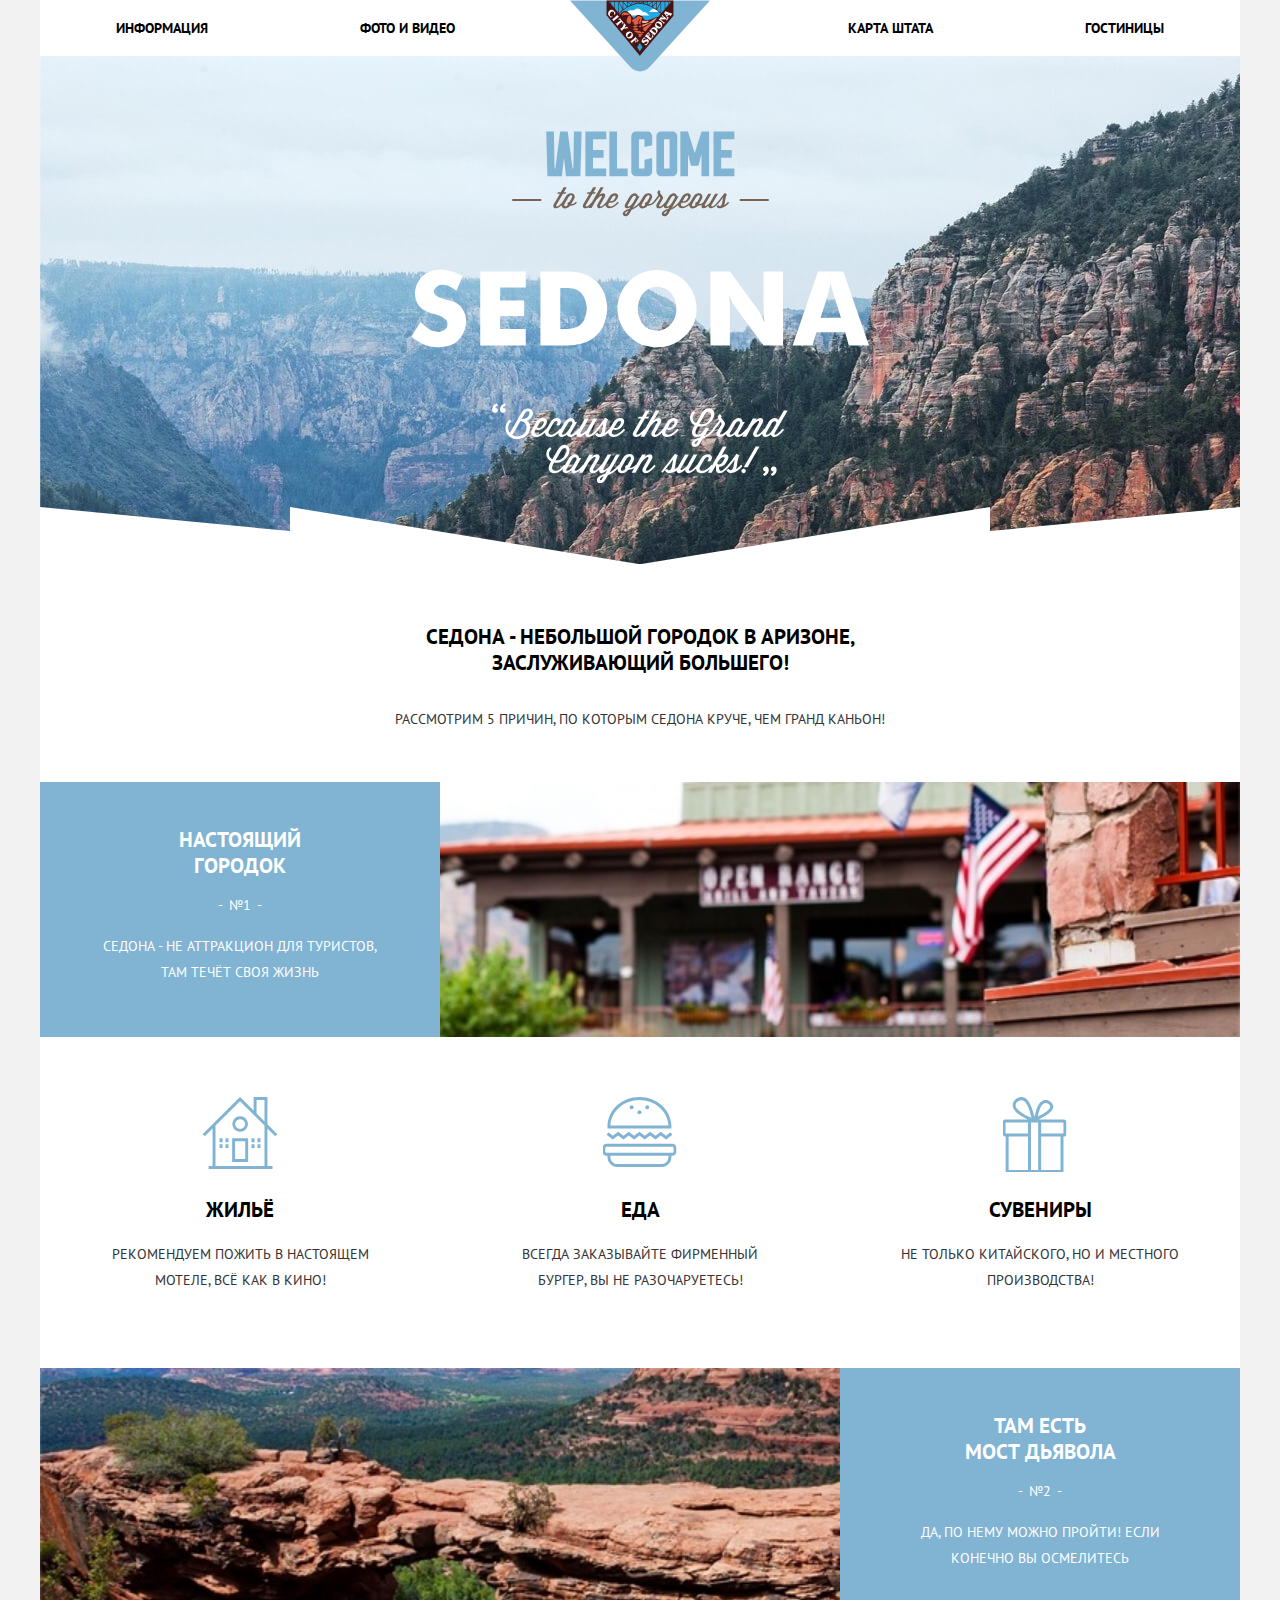
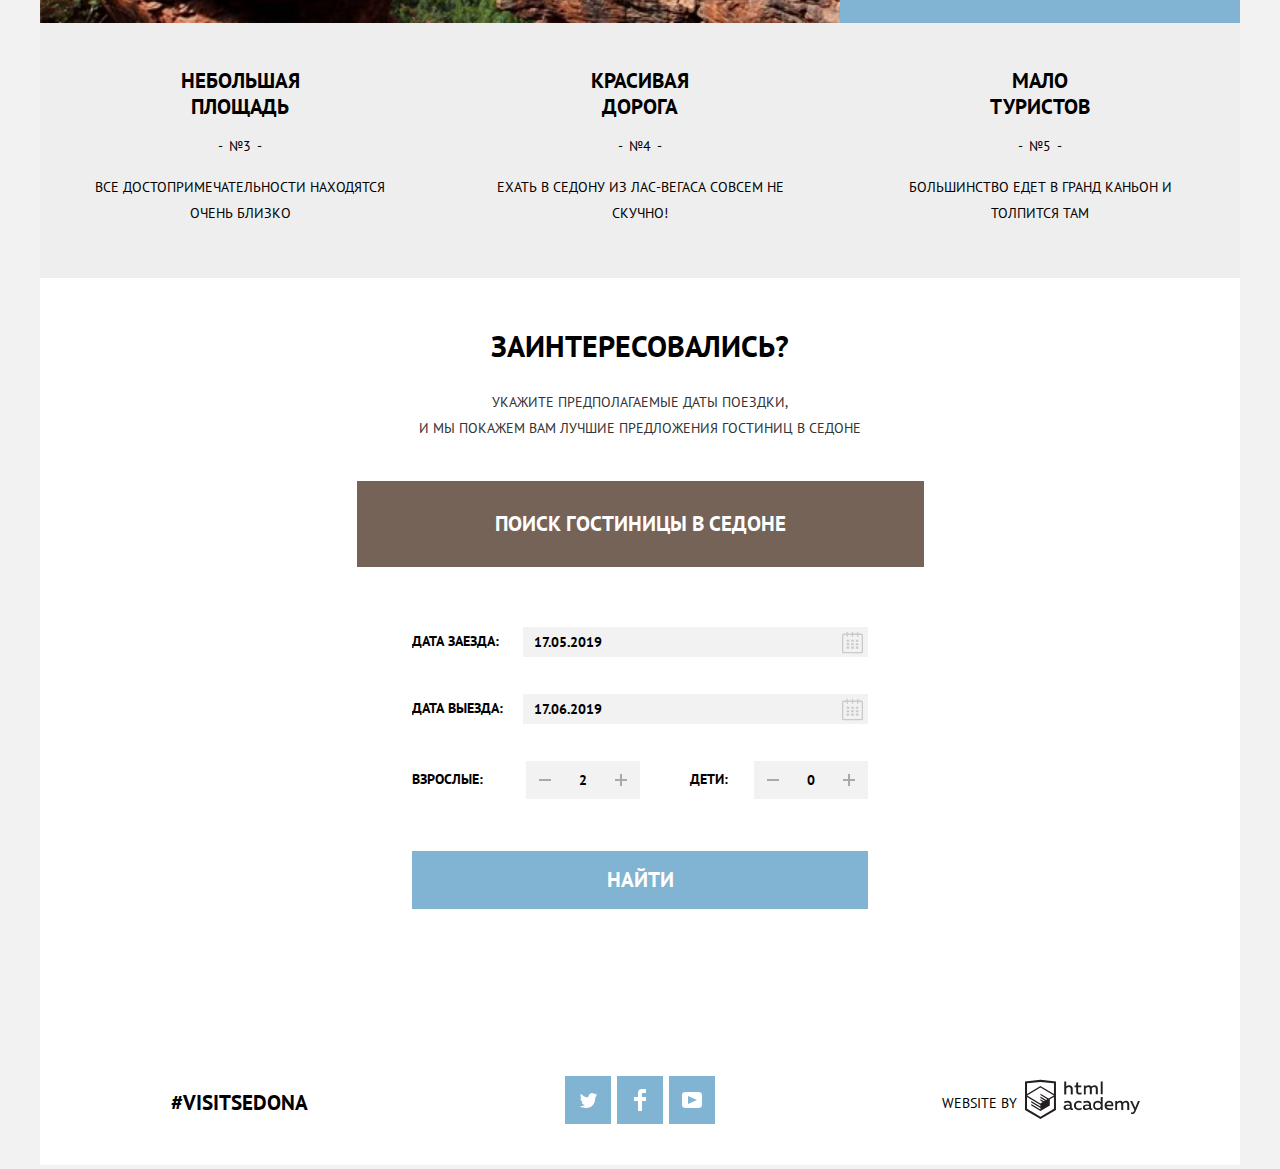
<file: index.html>
<!DOCTYPE html>
<html lang="ru">
  <head>
    <meta charset="utf-8">
    <title>HTML Academy: Седона</title>
    <link rel="stylesheet" href="css/normalize.css">
    <link rel="stylesheet" href="css/style.min.css">
  </head>
  <body class="main">
    <div class="wrapper">
      <header class="header">
        <a class="header__logo">
          <img src="img/logo-header.svg" height="72" width="140" alt="Логотип сайта">
        </a>
        <nav class="header__nav">
          <ul class="header__nav-list">
            <li class="header__nav-item">
              <a href=#>Информация</a>
            </li>
            <li class="header__nav-item">
              <a href=#>Фото и видео</a>
            </li>
            <li class="header__nav-item">
              <a href=#>Карта штата</a>
            </li>
            <li class="header__nav-item">
              <a href="hotels.html">Гостиницы</a>
            </li>
          </ul>
        </nav>
      </header>
      <main>
        <h1 class="visually-hidden">Поиск арендного жилья в городе Седона</h1>
        <section class="hero">
          <h2 class="visually-hidden">Приветствие</h2>
          <img src="img/hero-intro.svg" height="353" width="459" alt="Welcome to gorgeous Sedona!">
        </section>
        <section class="reasons">
          <h2 class="reasons__title">Седона - небольшой городок в Аризоне, заслуживающий большего!</h2>
          <p class="reasons__desc">Рассмотрим 5 причин, по которым Седона круче, чем Гранд Каньон!</p>
          <div class="reasons__list">
            <div class="reasons__item reason__item_long">
              <div class="reason__item-wrap reason__item_left">
                <div class="reason__item-inner">
                  <h3 class="reason__item-title">Настоящий <br> городок</h3>
                  <span class="reason__item-count">№1</span>
                  <p class="reason__item-desc">Седона - не аттракцион для туристов, там течёт своя жизнь</p>
                </div>
              </div>
              <ul class="reason__sublist">
                <li class="reason__subitem reason__subitem_house">
                  <h4 class="reason__subitem-title">Жильё</h4>
                  <p class="reason__subitem-desc">Рекомендуем пожить в настоящем мотеле, всё как в кино!</p>
                </li>
                <li class="reason__subitem reason__subitem_food">
                  <h4 class="reason__subitem-title">Еда</h4>
                  <p class="reason__subitem-desc">Всегда заказывайте фирменный бургер, Вы не разочаруетесь!</p>
                </li>
                <li class="reason__subitem reason__subitem_present">
                  <h4 class="reason__subitem-title">Сувениры</h4>
                  <p class="reason__subitem-desc">Не только китайского, но и местного производства!</p>
                </li>
              </ul>
            </div>
            <div class="reasons__item reason__item_long">
              <div class="reason__item-wrap reason__item_right">
                <div class="reason__item-inner">
                  <h3 class="reason__item-title">Там есть <br> мост дьявола</h3>
                  <span class="reason__item-count">№2</span>
                  <p class="reason__item-desc">Да, по нему можно пройти! Если конечно Вы осмелитесь</p>
                </div>
              </div>
            </div>
            <div class="reasons__item">
              <div class="reason__item-wrap">
                <div class="reason__item-inner">
                  <h3 class="reason__item-title">Небольшая <br> площадь</h3>
                  <span class="reason__item-count">№3</span>
                  <p class="reason__item-desc">Все достопримечательности находятся очень близко</p>
                </div>
              </div>
            </div>
            <div class="reasons__item">
              <div class="reason__item-wrap">
                <div class="reason__item-inner">
                  <h3 class="reason__item-title">Красивая <br> дорога</h3>
                  <span class="reason__item-count">№4</span>
                  <p class="reason__item-desc">Ехать в Седону из Лас-Вегаса совсем не скучно!</p>
                </div>
              </div>
            </div>
            <div class="reasons__item">
              <div class="reason__item-wrap">
                <div class="reason__item-inner">
                  <h3 class="reason__item-title">Мало <br> туристов</h3>
                  <span class="reason__item-count">№5</span>
                  <p class="reason__item-desc">Большинство едет в Гранд Каньон и толпится там</p>
                </div>
              </div>
            </div>
          </div>
        </section>
        <section class="search">
          <h2 class="search__title">Заинтересовались?</h2>
          <p class="search__desc">Укажите предполагаемые даты поездки,<br>и мы покажем Вам лучшие предложения гостиниц в Седоне</p>
          <a class="search__button" href="#">Поиск гостиницы в Седоне</a>
          <section class="modal modal-show">
            <form class="booking__form" action="https://echo.htmlacademy.ru" method="get">
              <div class="booking__item">
                <label for="modal-datain">Дата заезда:</label>
                <input class="modal__datain" type="text" name="datain" id="modal-datain" value="17.05.2019" placeholder="ДД.ММ.ГГГГ">
                <button class="booking__calendar" type="button">
                  <span class="visually-hidden">Календарь</span>
                  <svg xmlns="http://www.w3.org/2000/svg" width="21" height="22">
                    <path d="M19.251 2.025h-2.845V.648c0-.381-.294-.689-.656-.689-.363 0-.656.308-.656.689v1.377h-3.938V.648c0-.381-.294-.689-.655-.689-.363 0-.657.308-.657.689v1.377H5.906V.648c0-.381-.294-.689-.656-.689-.363 0-.657.308-.657.689v1.377H1.75C.784 2.025 0 2.847 0 3.862v16.302C0 21.179.784 22 1.75 22h17.501c.966 0 1.749-.821 1.749-1.836V3.862c0-1.015-.783-1.837-1.749-1.837zm.437 18.139a.448.448 0 0 1-.437.459H1.75a.45.45 0 0 1-.438-.459V3.862a.45.45 0 0 1 .438-.459h2.844v1.378c0 .381.294.689.657.689.362 0 .656-.308.656-.689V3.403h3.938v1.378c0 .381.294.689.657.689.361 0 .655-.308.655-.689V3.403h3.938v1.378c0 .381.293.689.656.689.362 0 .656-.308.656-.689V3.403h2.845c.241 0 .437.206.437.459v16.302z"/>
                    <path d="M4.594 8.225h2.625v2.066H4.594zm0 3.443h2.625v2.067H4.594zm0 3.444h2.625v2.066H4.594zm4.594 0h2.625v2.066H9.188zm0-3.444h2.625v2.067H9.188zm0-3.443h2.625v2.066H9.188zm4.593 6.887h2.625v2.066h-2.625zm0-3.444h2.625v2.067h-2.625zm0-3.443h2.625v2.066h-2.625z"/>
                  </svg>
                </button>
              </div>
              <div class="booking__item">
                <label for="modal-dataout">Дата выезда:</label>
                <input class="modal__dataout" type="text" name="dataout" id="modal-dataout" value="17.06.2019" placeholder="ДД.ММ.ГГГГ">
                <button class="booking__calendar" type="button">
                  <span class="visually-hidden">Календарь</span>
                  <svg xmlns="http://www.w3.org/2000/svg" width="21" height="22">
                    <path d="M19.251 2.025h-2.845V.648c0-.381-.294-.689-.656-.689-.363 0-.656.308-.656.689v1.377h-3.938V.648c0-.381-.294-.689-.655-.689-.363 0-.657.308-.657.689v1.377H5.906V.648c0-.381-.294-.689-.656-.689-.363 0-.657.308-.657.689v1.377H1.75C.784 2.025 0 2.847 0 3.862v16.302C0 21.179.784 22 1.75 22h17.501c.966 0 1.749-.821 1.749-1.836V3.862c0-1.015-.783-1.837-1.749-1.837zm.437 18.139a.448.448 0 0 1-.437.459H1.75a.45.45 0 0 1-.438-.459V3.862a.45.45 0 0 1 .438-.459h2.844v1.378c0 .381.294.689.657.689.362 0 .656-.308.656-.689V3.403h3.938v1.378c0 .381.294.689.657.689.361 0 .655-.308.655-.689V3.403h3.938v1.378c0 .381.293.689.656.689.362 0 .656-.308.656-.689V3.403h2.845c.241 0 .437.206.437.459v16.302z"/>
                    <path d="M4.594 8.225h2.625v2.066H4.594zm0 3.443h2.625v2.067H4.594zm0 3.444h2.625v2.066H4.594zm4.594 0h2.625v2.066H9.188zm0-3.444h2.625v2.067H9.188zm0-3.443h2.625v2.066H9.188zm4.593 6.887h2.625v2.066h-2.625zm0-3.444h2.625v2.067h-2.625zm0-3.443h2.625v2.066h-2.625z"/>
                  </svg>
                </button>
              </div>
              <div class="booking__item booking__item_short">
                <label for="modal-senior">Взрослые:</label>
                <button class="booking__item-button booking__item-button_minus" type="button">Уменьшить</button>
                <input class="modal__senior" type="text" value="2"  name="senior" id="modal-senior">
                <button class="booking__item-button  booking__item-button_plus" type="button">Увеличить</button>
              </div>
              <div class="booking__item booking__item_short">
                <label for="modal-junior">Дети:</label>
                <button class="booking__item-button booking__item-button_minus" type="button">Уменьшить</button>
                <input class="modal__junior" type="text" value="0"  name="junior" id="modal-junior">
                <button class="booking__item-button  booking__item-button_plus" type="button">Увеличить</button>
              </div>
              <button class="booking__send" type="submit">Найти</button>
            </form>
          </section>
        </section>
        <section class="map">
          <h2 class="visually-hidden">Карта города Седона</h2>
          <iframe src="https://www.google.com/maps/embed?pb=!1m18!1m12!1m3!1d442174.6168223457!2d-111.76372662292064!3d35.19188049889201!2m3!1f0!2f0!3f0!3m2!1i1024!2i768!4f13.1!3m3!1m2!1s0x872da132f942b00d%3A0x5548c523fa6c8efd!2z0KHQtdC00L7QvdCwLCDQkNGA0LjQt9C-0L3QsCA4NjMzNiwg0KHQqNCQ!5e0!3m2!1sru!2sru!4v1560447083307!5m2!1sru!2sru" width="1200" height="594" style="border:0" allowfullscreen tabindex="-1"></iframe>
        </section>
      </main>
      <footer class="footer">
        <p class="footer__tag">#VISITSEDONA</p>
        <div class="footer__social">
          <ul class="footer__social-list">
            <li class="footer__social-item">
              <a class="footer__social-button" href="#">
                <span class="visually-hidden">Twitter</span>
                <svg xmlns="http://www.w3.org/2000/svg" width="17" height="15">
                  <path fill="#FFF" d="M10.95.144c1.685-.496 2.984.27 3.577 1.179.673-.231 1.331-.481 2.011-.708a2.345 2.345 0 0 1-.857 1.768c.685.17 1.304-.491 1.304-.491-.169 1-1.006 1.788-1.563 2.024-.231 6.75-3.175 11.217-10.077 11.082h-.446c-.41 0-4.164-.46-4.898-1.887 2.271.196 3.893-.422 4.693-1.177-.96-.3-2.679-.477-2.979-2.95.349.106.564.228 1.19.119C1.705 8.247.374 7.53.448 5.33c.285.328 1.067.536 1.34.472C1.085 5.561-.182 2.442.894.85c1.818 1.854 3.735 3.606 7.152 3.773C8.254 2.33 9.183.793 10.95.144z"/>
                </svg>
              </a>
            </li>
            <li class="footer__social-item">
              <a class="footer__social-button" href="#">
                <span class="visually-hidden">Facebook</span>
                <svg xmlns="http://www.w3.org/2000/svg" width="12" height="22">
                  <path fill="#FFF" d="M12 4V0H8a4 4 0 0 0-4 4v4H0v4h4v10h4V12h4V8H8V4h4z"/>
                </svg>
              </a>
            </li>
            <li class="footer__social-item">
              <a class="footer__social-button" href="#">
                <span class="visually-hidden">Youtube</span>
                <svg xmlns="http://www.w3.org/2000/svg" width="20" height="16">
                  <path fill="#FFF" d="M17 0H3C1.35 0 0 1.35 0 3v10c0 1.65 1.35 3 3 3h14c1.65 0 3-1.35 3-3V3c0-1.65-1.35-3-3-3zM6.027 11.998V4.002L15.014 8l-8.987 3.998z"/>
                </svg>
              </a>
            </li>
          </ul>
        </div>
        <div class="footer__copyright">
          <span>Website by</span>
          <a class="copyright__link" href="https://htmlacademy.ru/intensive/htmlcss">
            <svg xmlns="http://www.w3.org/2000/svg" viewBox="0 0 108.08 36.85" width="115" height="41">
              <path fill="#231f20" d="M44.61 26.86a2 2 0 0 0 .55-.1v1.33a3.25 3.25 0 0 1-1.18.21 1.67 1.67 0 0 1-1.67-1 4.84 4.84 0 0 1-3.14 1.08c-1.51 0-2.91-.83-2.91-2.55 0-2.13 2-2.79 3.71-2.79a11.08 11.08 0 0 1 2.17.25v-.3c0-1-.76-1.77-2.19-1.77a7.42 7.42 0 0 0-3 .64v-1.7a10.21 10.21 0 0 1 3.19-.55c2.36 0 3.81 1.12 3.81 3.65v3a.54.54 0 0 0 .49.59h.17zm-6.44-1.13a1.35 1.35 0 0 0 1.46 1.25h.11a3.39 3.39 0 0 0 2.41-1v-1.42a9.72 9.72 0 0 0-1.81-.21c-1 0-2.16.33-2.16 1.38zm12.36-6.11a5 5 0 0 1 2.57.64v1.72a4.08 4.08 0 0 0-2.3-.7 2.75 2.75 0 1 0 0 5.49 5 5 0 0 0 2.43-.64v1.71a6.27 6.27 0 0 1-2.76.57A4.21 4.21 0 0 1 46 24.49v-.41a4.32 4.32 0 0 1 4.18-4.46h.38zm12.17 7.24a2 2 0 0 0 .55-.1v1.33a3.25 3.25 0 0 1-1.18.21 1.67 1.67 0 0 1-1.67-1 4.84 4.84 0 0 1-3.14 1.08c-1.51 0-2.91-.83-2.91-2.55 0-2.13 2-2.79 3.71-2.79a11.08 11.08 0 0 1 2.17.25v-.3c0-1-.76-1.77-2.19-1.77a7.42 7.42 0 0 0-3 .64v-1.7a10.21 10.21 0 0 1 3.19-.55c2.36 0 3.81 1.12 3.81 3.65v3a.54.54 0 0 0 .49.59h.17zm-6.44-1.13a1.35 1.35 0 0 0 1.47 1.25h.11a3.39 3.39 0 0 0 2.41-1v-1.42a9.72 9.72 0 0 0-1.81-.21c-1.06 0-2.16.33-2.16 1.38zM73 15.98v12.2h-1.65v-1.32a3.88 3.88 0 0 1-3.19 1.54 4.4 4.4 0 0 1 0-8.78 3.81 3.81 0 0 1 3 1.3v-4.94H73zm-4.53 5.22a2.76 2.76 0 1 0 0 5.52 2.86 2.86 0 0 0 2.68-1.74v-2a2.91 2.91 0 0 0-2.66-1.73zM79 19.62c3.31 0 4.46 2.68 3.92 5.09H76.7c.21 1.5 1.67 2.11 3.19 2.11a6.11 6.11 0 0 0 2.64-.59v1.6a7.14 7.14 0 0 1-3 .57c-2.53 0-4.75-1.42-4.75-4.42a4.18 4.18 0 0 1 4-4.39H79zm.09 1.54a2.28 2.28 0 0 0-2.44 2.1v.06h4.65a2 2 0 0 0-2.17-2.16zm5.73 7v-8.31h1.65v1a3.81 3.81 0 0 1 2.78-1.27 2.86 2.86 0 0 1 2.64 1.4 4.12 4.12 0 0 1 2.91-1.33 3.06 3.06 0 0 1 3.2 3.33v5.2h-1.9v-5.15a1.59 1.59 0 0 0-1.42-1.75h-.26a2.8 2.8 0 0 0-2.07 1.12v5.78h-1.9v-5.15A1.59 1.59 0 0 0 89 21.29h-.2a3 3 0 0 0-2.21 1.29v5.63h-1.73zm21.31-8.33h1.9l-3.91 9.46c-.9 2.17-2.09 2.86-3.35 2.86a4.76 4.76 0 0 1-1.1-.14v-1.57a2.86 2.86 0 0 0 .85.12c.9 0 1.58-.64 2.07-1.9l.17-.42-4-8.4h2l2.86 6.29zM38.73 1.44V6.2a3.81 3.81 0 0 1 2.7-1.14 3.25 3.25 0 0 1 3.44 3.4v5.15H43V8.7a1.81 1.81 0 0 0-1.61-2h-.3a2.93 2.93 0 0 0-2.32 1.39v5.52h-1.9V1.44h1.9zm11.21.85v3h3v1.6h-3v3.81c0 1.1.5 1.46 1.58 1.46a4.49 4.49 0 0 0 1.69-.33v1.6a6.8 6.8 0 0 1-2.21.35 2.55 2.55 0 0 1-2.86-2.74V6.87h-1.56V5.24h1.5V2.72zm5.4 11.31V5.26H57v1a3.81 3.81 0 0 1 2.77-1.28 2.86 2.86 0 0 1 2.6 1.33 4.12 4.12 0 0 1 2.91-1.33 3.06 3.06 0 0 1 3.16 3.4v5.21h-1.9V8.44a1.59 1.59 0 0 0-1.42-1.75h-.23a2.8 2.8 0 0 0-2.07 1.12v5.78h-1.9V8.44a1.59 1.59 0 0 0-1.42-1.75h-.23a3 3 0 0 0-2.21 1.29v5.63h-1.72zM71.17 1.43H73v12.15h-1.83V1.43zM14.71-.02h-.16L0 1.52v26.67l14.55 8.66 14.55-8.66V1.52zm12.5 27.1l-12.66 7.54L1.9 27.1V16.16l12.59 7.5v1.32l-8.63-5.1v1.31l8.68 5.21v1.39l-8.67-5.16v1.35l8.68 5.21 8.75-5.24v-5.66l3.9-2.31V27.1zm0-12.53l-3.48 2-1.6 1-7.62-4.57v1.31L21 18.21l-.14.09-1 .54-5.37-3.2v1.34l4.24 2.52-1 .67-3.2-1.9v1.31l2.1 1.24-2.13 1.26L2 14.63l12.51-7.54zm0-1.32L14.49 5.74 1.91 13.23v-10L14.56 1.9l12.65 1.33v10z"/>
            </svg>
          </a>
        </div>
      </footer>
    </div>
    <script src="js/script.min.js"></script>
  </body>
</html>
</file>
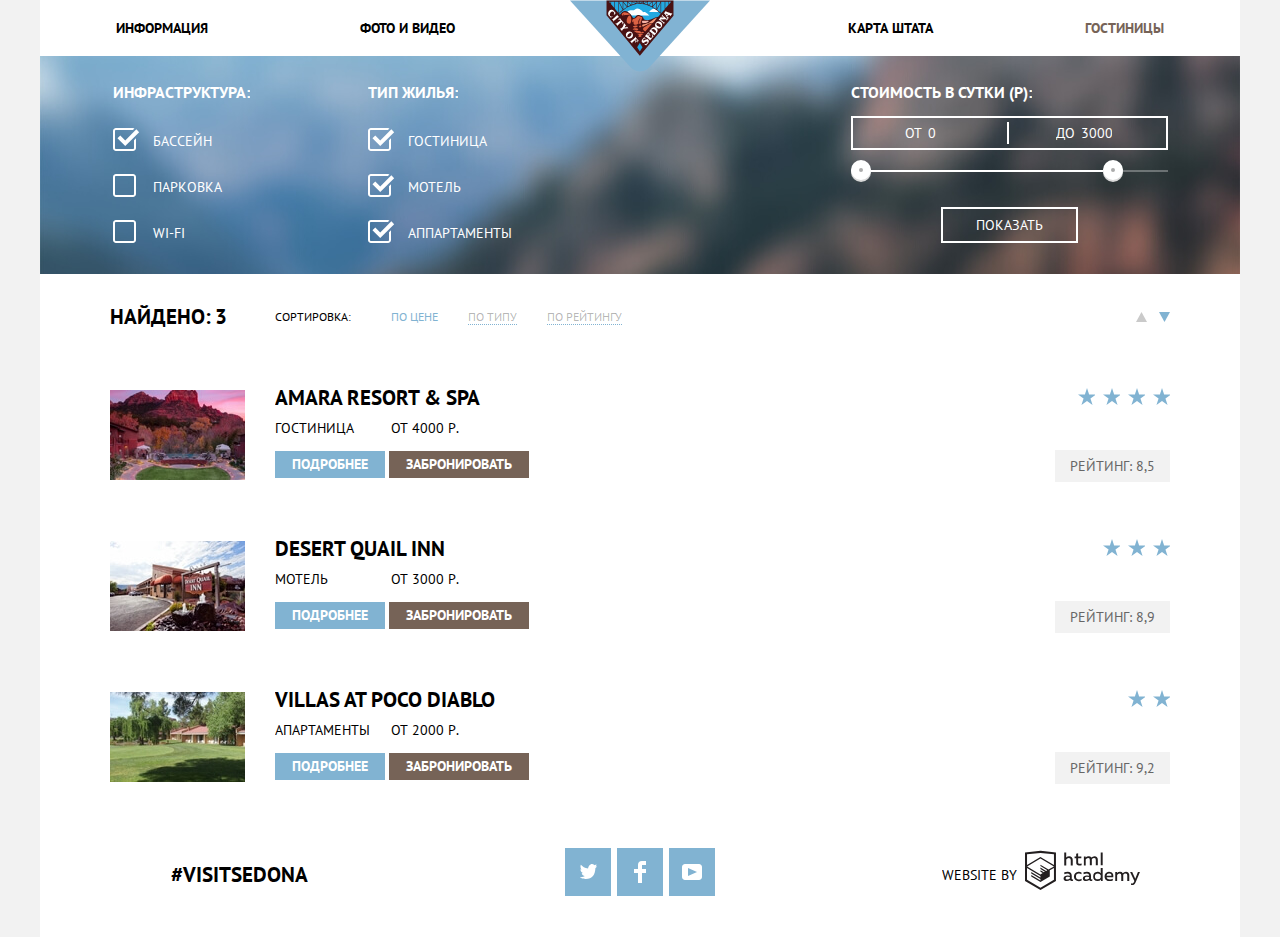
<file: hotels.html>
<!DOCTYPE html>
<html lang="ru">
  <head>
    <meta charset="utf-8">
    <title>HTML Academy: Седона</title>
    <link rel="stylesheet" href="css/normalize.css">
    <link rel="stylesheet" href="css/style.min.css">
  </head>
  <body>
    <div class="wrapper">
      <header class="header">
        <a class="header__logo" href="index.html">
          <img src="img/logo-header.svg" height="72" width="140" alt="Переход на главную страницу сайта">
        </a>
        <nav class="header__nav">
          <ul class="header__nav-list">
            <li class="header__nav-item">
              <a href=#>Информация</a>
            </li>
            <li class="header__nav-item">
              <a href=#>Фото и видео</a>
            </li>
            <li class="header__nav-item">
              <a href=#>Карта штата</a>
            </li>
            <li class="header__nav-item header__nav-item_active">
              <a href="hotels.html">Гостиницы</a>
            </li>
          </ul>
        </nav>
      </header>
      <main>
        <h1 class="visually-hidden">Отели города Седона</h1>
        <section class="filters">
          <h2 class="visually-hidden">Фильтры для поиска</h2>
          <form class="filter__form" action="https://echo.htmlacademy.ru" method="post">
            <fieldset class="filter__block">
              <legend class="filter__block-title">Инфраструктура:</legend>
              <input class="visually-hidden" type="checkbox" name="additing-poll" id="additing-poll" checked>
              <label class="filter__block-label" for="additing-poll">Бассейн</label>
              <input class="visually-hidden" type="checkbox" name="additing-parking" id="additing-parking">
              <label class="filter__block-label" for="additing-parking">Парковка</label>
              <input class="visually-hidden" type="checkbox" name="additing-wifi" id="additing-wifi">
              <label class="filter__block-label" for="additing-wifi">wi-fi</label>
            </fieldset>
            <fieldset class="filter__block">
              <legend class="filter__block-title">Тип жилья:</legend>
              <input class="visually-hidden" type="checkbox" name="type-hotel" id="type-hotel" checked>
              <label class="filter__block-label" for="type-hotel">Гостиница</label>
              <input class="visually-hidden" type="checkbox" name="type-motel" id="type-motel" checked>
              <label class="filter__block-label" for="type-motel">Мотель</label>
              <input class="visually-hidden" type="checkbox" name="type-apartment" id="type-apartment" checked>
              <label class="filter__block-label" for="type-apartment">Аппартаменты</label>
            </fieldset>
            <fieldset class="filter__block filter__block_price">
              <legend class="filter__block-title">Стоимость в сутки (Р):</legend>
              <div class="range">
                <div class="range__price">
                  <label class="range__price-label">от
                    <input class="range__price-input" type="text" name="range-min" id="price-min" value="0">
                  </label>
                  <span class="range__price-separate"></span>
                  <label class="range__price-label">до
                    <input class="range__price-input" type="text" name="range-min" id="price-max" value="3000">
                  </label>
                </div>
                <div class="range__line">
                  <span class="range__roller range__roller_min" tabindex=0></span>
                  <span class="range__roller range__roller-max" tabindex=0></span>
                </div>
              </div>
              <button class="filter__button">Показать</button>
            </fieldset>
          </form>
        </section>
        <section class="results">
          <h2 class="visually-hidden">Результаты поиска</h2>
          <div class="results__sorting">
            <dl class="results__information">
              <dt class="information__title">Найдено:</dt>
              <dd class="information__count">3</dd>
            </dl>
            <div class="sorting">
              <h3 class="visually-hidden">Сортировка результатов поиска</h3>
              <span class="sorting__title">Сортировка:</span>
              <ul class="sorting__list">
                <li class="sorting__item sorting__item_active">
                  <a href="#">По цене</a>
                </li>
                <li class="sorting__item">
                  <a href="#">По типу</a>
                </li>
                <li class="sorting__item">
                  <a href="#">По рейтингу</a>
                </li>
              </ul>
              <a class="sorting__increase" href="#">
                <span class="visually-hidden">increase</span>
                <svg xmlns="http://www.w3.org/2000/svg" width="11" height="10">
                  <path fill="#231F20" d="M5.5 0L0 10h11z"/>
                </svg>
              </a>
              <a class="sorting__decrease sorting__active" href="#">
                <span class="visually-hidden">decrease</span>
                <svg xmlns="http://www.w3.org/2000/svg" width="11" height="10">
                  <path fill="#231F20" d="M5.5 10L0 0h11"/>
                </svg>
              </a>
            </div>
          </div>
          <section class="results__list">
            <article class="results__item">
              <div class="result__item-image">
                <img src="img/img-hotel-01.jpg" height="90" width="135" alt="Фотография Amara Resort & Spa">
              </div>
              <div class="result__item-desc">
                <a class="result__item-name" href="#">
                  <h4  class="result__item-title">Amara Resort & Spa</h4>
                </a>
                <p class="result__item-status">Гостиница</p>
                <p class="result__item-price">От 4000 Р.</p>
                <div class="result__item-actions">
                  <a class="result__button-more" href="#">Подробнее</a>
                  <a class="result__button-book" href="#">Забронировать</a>
                </div>
              </div>
              <div class="result__item-rating">
                <div class="result__item-rate">
                  <span class="result__rate-star"></span>
                  <span class="result__rate-star"></span>
                  <span class="result__rate-star"></span>
                  <span class="result__rate-star"></span>
                </div>
                <span class="result__item-score">Рейтинг: 8,5</span>
              </div>
            </article>
            <article class="results__item">
              <div class="result__item-image">
                <img src="img/img-hotel-02.jpg" height="90" width="135" alt="Фотография Desert Quail Inn">
              </div>
              <div class="result__item-desc">
                <a class="result__item-name" href="#">
                  <h4  class="result__item-title">Desert Quail Inn</h4>
                </a>
                <p class="result__item-status">Мотель</p>
                <p class="result__item-price">От 3000 Р.</p>
                <div class="result__item-actions">
                  <a class="result__button-more" href="#">Подробнее</a>
                  <a class="result__button-book" href="#">Забронировать</a>
                </div>
              </div>
              <div class="result__item-rating">
                <div class="result__item-rate">
                  <span class="result__rate-star"></span>
                  <span class="result__rate-star"></span>
                  <span class="result__rate-star"></span>
                </div>
                <span class="result__item-score">Рейтинг: 8,9</span>
              </div>
            </article>
            <article class="results__item">
              <div class="result__item-image">
                <img src="img/img-hotel-03.jpg" height="90" width="135" alt="Фотография Villas at Poco Diablo">
              </div>
              <div class="result__item-desc">
                <a class="result__item-name" href="#">
                  <h4 class="result__item-title">Villas at Poco Diablo</h4>
                </a>
                <p class="result__item-status">Апартаменты</p>
                <p class="result__item-price">От 2000 Р.</p>
                <div class="result__item-actions">
                  <a class="result__button-more" href="#">Подробнее</a>
                  <a class="result__button-book" href="#">Забронировать</a>
                </div>
              </div>
              <div class="result__item-rating">
                <div class="result__item-rate">
                  <span class="result__rate-star"></span>
                  <span class="result__rate-star"></span>
                </div>
                <span class="result__item-score">Рейтинг: 9,2</span>
              </div>
            </article>
          </section>
        </section>
      </main>
      <footer class="footer">
        <p class="footer__tag">#VISITSEDONA</p>
        <div class="footer__social">
          <ul class="footer__social-list">
            <li class="footer__social-item">
              <a class="footer__social-button" href="#">
                <span class="visually-hidden">Twitter</span>
                <svg xmlns="http://www.w3.org/2000/svg" width="17" height="15">
                  <path fill="#FFF" d="M10.95.144c1.685-.496 2.984.27 3.577 1.179.673-.231 1.331-.481 2.011-.708a2.345 2.345 0 0 1-.857 1.768c.685.17 1.304-.491 1.304-.491-.169 1-1.006 1.788-1.563 2.024-.231 6.75-3.175 11.217-10.077 11.082h-.446c-.41 0-4.164-.46-4.898-1.887 2.271.196 3.893-.422 4.693-1.177-.96-.3-2.679-.477-2.979-2.95.349.106.564.228 1.19.119C1.705 8.247.374 7.53.448 5.33c.285.328 1.067.536 1.34.472C1.085 5.561-.182 2.442.894.85c1.818 1.854 3.735 3.606 7.152 3.773C8.254 2.33 9.183.793 10.95.144z"/>
                </svg>
              </a>
            </li>
            <li class="footer__social-item">
              <a class="footer__social-button" href="#">
                <span class="visually-hidden">Facebook</span>
                <svg xmlns="http://www.w3.org/2000/svg" width="12" height="22">
                  <path fill="#FFF" d="M12 4V0H8a4 4 0 0 0-4 4v4H0v4h4v10h4V12h4V8H8V4h4z"/>
                </svg>
              </a>
            </li>
            <li class="footer__social-item">
              <a class="footer__social-button" href="#">
                <span class="visually-hidden">Youtube</span>
                <svg xmlns="http://www.w3.org/2000/svg" width="20" height="16">
                  <path fill="#FFF" d="M17 0H3C1.35 0 0 1.35 0 3v10c0 1.65 1.35 3 3 3h14c1.65 0 3-1.35 3-3V3c0-1.65-1.35-3-3-3zM6.027 11.998V4.002L15.014 8l-8.987 3.998z"/>
                </svg>
              </a>
            </li>
          </ul>
        </div>
        <div class="footer__copyright">
          <span>Website by</span>
          <a class="copyright__link" href="https://htmlacademy.ru/intensive/htmlcss">
            <svg xmlns="http://www.w3.org/2000/svg" viewBox="0 0 108.08 36.85" width="115" height="41">
              <path fill="#231f20" d="M44.61 26.86a2 2 0 0 0 .55-.1v1.33a3.25 3.25 0 0 1-1.18.21 1.67 1.67 0 0 1-1.67-1 4.84 4.84 0 0 1-3.14 1.08c-1.51 0-2.91-.83-2.91-2.55 0-2.13 2-2.79 3.71-2.79a11.08 11.08 0 0 1 2.17.25v-.3c0-1-.76-1.77-2.19-1.77a7.42 7.42 0 0 0-3 .64v-1.7a10.21 10.21 0 0 1 3.19-.55c2.36 0 3.81 1.12 3.81 3.65v3a.54.54 0 0 0 .49.59h.17zm-6.44-1.13a1.35 1.35 0 0 0 1.46 1.25h.11a3.39 3.39 0 0 0 2.41-1v-1.42a9.72 9.72 0 0 0-1.81-.21c-1 0-2.16.33-2.16 1.38zm12.36-6.11a5 5 0 0 1 2.57.64v1.72a4.08 4.08 0 0 0-2.3-.7 2.75 2.75 0 1 0 0 5.49 5 5 0 0 0 2.43-.64v1.71a6.27 6.27 0 0 1-2.76.57A4.21 4.21 0 0 1 46 24.49v-.41a4.32 4.32 0 0 1 4.18-4.46h.38zm12.17 7.24a2 2 0 0 0 .55-.1v1.33a3.25 3.25 0 0 1-1.18.21 1.67 1.67 0 0 1-1.67-1 4.84 4.84 0 0 1-3.14 1.08c-1.51 0-2.91-.83-2.91-2.55 0-2.13 2-2.79 3.71-2.79a11.08 11.08 0 0 1 2.17.25v-.3c0-1-.76-1.77-2.19-1.77a7.42 7.42 0 0 0-3 .64v-1.7a10.21 10.21 0 0 1 3.19-.55c2.36 0 3.81 1.12 3.81 3.65v3a.54.54 0 0 0 .49.59h.17zm-6.44-1.13a1.35 1.35 0 0 0 1.47 1.25h.11a3.39 3.39 0 0 0 2.41-1v-1.42a9.72 9.72 0 0 0-1.81-.21c-1.06 0-2.16.33-2.16 1.38zM73 15.98v12.2h-1.65v-1.32a3.88 3.88 0 0 1-3.19 1.54 4.4 4.4 0 0 1 0-8.78 3.81 3.81 0 0 1 3 1.3v-4.94H73zm-4.53 5.22a2.76 2.76 0 1 0 0 5.52 2.86 2.86 0 0 0 2.68-1.74v-2a2.91 2.91 0 0 0-2.66-1.73zM79 19.62c3.31 0 4.46 2.68 3.92 5.09H76.7c.21 1.5 1.67 2.11 3.19 2.11a6.11 6.11 0 0 0 2.64-.59v1.6a7.14 7.14 0 0 1-3 .57c-2.53 0-4.75-1.42-4.75-4.42a4.18 4.18 0 0 1 4-4.39H79zm.09 1.54a2.28 2.28 0 0 0-2.44 2.1v.06h4.65a2 2 0 0 0-2.17-2.16zm5.73 7v-8.31h1.65v1a3.81 3.81 0 0 1 2.78-1.27 2.86 2.86 0 0 1 2.64 1.4 4.12 4.12 0 0 1 2.91-1.33 3.06 3.06 0 0 1 3.2 3.33v5.2h-1.9v-5.15a1.59 1.59 0 0 0-1.42-1.75h-.26a2.8 2.8 0 0 0-2.07 1.12v5.78h-1.9v-5.15A1.59 1.59 0 0 0 89 21.29h-.2a3 3 0 0 0-2.21 1.29v5.63h-1.73zm21.31-8.33h1.9l-3.91 9.46c-.9 2.17-2.09 2.86-3.35 2.86a4.76 4.76 0 0 1-1.1-.14v-1.57a2.86 2.86 0 0 0 .85.12c.9 0 1.58-.64 2.07-1.9l.17-.42-4-8.4h2l2.86 6.29zM38.73 1.44V6.2a3.81 3.81 0 0 1 2.7-1.14 3.25 3.25 0 0 1 3.44 3.4v5.15H43V8.7a1.81 1.81 0 0 0-1.61-2h-.3a2.93 2.93 0 0 0-2.32 1.39v5.52h-1.9V1.44h1.9zm11.21.85v3h3v1.6h-3v3.81c0 1.1.5 1.46 1.58 1.46a4.49 4.49 0 0 0 1.69-.33v1.6a6.8 6.8 0 0 1-2.21.35 2.55 2.55 0 0 1-2.86-2.74V6.87h-1.56V5.24h1.5V2.72zm5.4 11.31V5.26H57v1a3.81 3.81 0 0 1 2.77-1.28 2.86 2.86 0 0 1 2.6 1.33 4.12 4.12 0 0 1 2.91-1.33 3.06 3.06 0 0 1 3.16 3.4v5.21h-1.9V8.44a1.59 1.59 0 0 0-1.42-1.75h-.23a2.8 2.8 0 0 0-2.07 1.12v5.78h-1.9V8.44a1.59 1.59 0 0 0-1.42-1.75h-.23a3 3 0 0 0-2.21 1.29v5.63h-1.72zM71.17 1.43H73v12.15h-1.83V1.43zM14.71-.02h-.16L0 1.52v26.67l14.55 8.66 14.55-8.66V1.52zm12.5 27.1l-12.66 7.54L1.9 27.1V16.16l12.59 7.5v1.32l-8.63-5.1v1.31l8.68 5.21v1.39l-8.67-5.16v1.35l8.68 5.21 8.75-5.24v-5.66l3.9-2.31V27.1zm0-12.53l-3.48 2-1.6 1-7.62-4.57v1.31L21 18.21l-.14.09-1 .54-5.37-3.2v1.34l4.24 2.52-1 .67-3.2-1.9v1.31l2.1 1.24-2.13 1.26L2 14.63l12.51-7.54zm0-1.32L14.49 5.74 1.91 13.23v-10L14.56 1.9l12.65 1.33v10z"/>
            </svg>
          </a>
        </div>
      </footer>
    </div>
  </body>
</html>
</file>
<file: css/style.min.css>
@font-face{font-family:'PT Sans';font-style:normal;font-weight:400;src:local('PT Sans'),local('PTSans-Regular'),url(../font/PTSans-normal-c.woff2) format('woff2'),url(../font/PTSans-normal-c.woff) format('woff');unicode-range:U+0400-045F,U+0490-0491,U+04B0-04B1,U+2116}@font-face{font-family:'PT Sans';font-style:normal;font-weight:400;src:local('PT Sans'),local('PTSans-Regular'),url(../font/PTSans-normal-l.woff2) format('woff2'),url(../font/PTSans-normal-l.woff) format('woff');unicode-range:U+0000-00FF,U+0131,U+0152-0153,U+02BB-02BC,U+02C6,U+02DA,U+02DC,U+2000-206F,U+2074,U+20AC,U+2122,U+2191,U+2193,U+2212,U+2215,U+FEFF,U+FFFD}@font-face{font-family:'PT Sans';font-style:normal;font-weight:700;src:local('PT Sans Bold'),local('PTSans-Bold'),url(../font/PTSans-bold-c.woff2) format('woff2'),url(../font/PTSans-bold-c.woff) format('woff');unicode-range:U+0400-045F,U+0490-0491,U+04B0-04B1,U+2116}@font-face{font-family:'PT Sans';font-style:normal;font-weight:700;src:local('PT Sans Bold'),local('PTSans-Bold'),url(../font/PTSans-bold-l.woff2) format('woff2'),url(../font/PTSans-bold-l.woff) format('woff');unicode-range:U+0000-00FF,U+0131,U+0152-0153,U+02BB-02BC,U+02C6,U+02DA,U+02DC,U+2000-206F,U+2074,U+20AC,U+2122,U+2191,U+2193,U+2212,U+2215,U+FEFF,U+FFFD}html{-webkit-box-sizing:border-box;box-sizing:border-box}*,*::before,*::after{-webkit-box-sizing:inherit;box-sizing:inherit}body{margin:0;padding:0;font-family:"PT Sans","Arial",sans-serif;font-size:14px;font-weight:400;line-height:26px;text-transform:uppercase;color:#000;background-color:#f2f2f2}a{text-decoration:none}img{max-width:100%}.visually-hidden{position:absolute;width:1px;height:1px;margin:-1px;padding:0;border:0;white-space:nowrap;-webkit-clip-path:inset(100%);clip-path:inset(100%);clip:rect(0 0 0 0);overflow:hidden}.wrapper{position:relative;background-color:#fff}.header__logo:hover,.header__logo:focus{opacity:.8;outline:none}.main .header__logo:hover,.main .header__logo:focus{opacity:1;outline:none}.header__nav-list{list-style:none}.header__nav-item{font-weight:700;overflow:hidden;-o-text-overflow:ellipsis;text-overflow:ellipsis}.header__nav-item a{color:#000}.header__nav-item a:hover,.header__nav-item a:focus{color:#81b3d2;outline:none}.header__nav-item a:active{color:rgba(0,0,0,.3)}.header__nav-item_active a{color:#766357}.hero{text-align:center;background-color:#000;background-image:url(../img/hero-mask.svg),url(../img/bg-hero.jpg);background-repeat:no-repeat,no-repeat;background-position:0 100.5%,0 0;background-size:100%,100%}.reasons__title,.reasons__desc{text-align:center}.reasons__title{font-size:21px;font-weight:700}.reasons__desc{color:#333}.reason__item-inner{background-color:#eee}.reason__item_long .reason__item-inner{background-color:#81b3d2}.reason__item_left{background-color:#81b3d2;background-image:url(../img/bg-item-01.jpg);background-repeat:no-repeat;background-position:0 0;background-size:100%}.reason__item_right{background-color:#81b3d2;background-image:url(../img/bg-item-02.jpg);background-repeat:no-repeat;background-position:0 0;background-size:100%}.reason__item-title{font-size:21px;font-weight:700;color:#000}.reason__item_long .reason__item-title,.reason__item_long .reason__item-count,.reason__item_long .reason__item-desc{color:#fff}.reason__item-desc{color:#000}.reason__subitem{list-style:none}.reason__subitem_house::before,.reason__subitem_food::before,.reason__subitem_present::before{content:"";position:absolute;top:60px;left:50%;width:75px;height:75px;background-position:0 0;background-repeat:no-repeat;-webkit-transform:translateX(-50%);-ms-transform:translateX(-50%);transform:translateX(-50%)}.reason__subitem_house::before{background-image:url(../img/icon-house.svg)}.reason__subitem_food::before{background-image:url(../img/icon-burger.svg)}.reason__subitem_present::before{background-image:url(../img/icon-present.svg)}.reason__subitem-title{font-size:21px;font-weight:700;color:#000}.reason__subitem-desc{color:#333}.search__title{font-size:30px;font-weight:700;line-height:36px}.search__desc{color:#333}.search__title,.search__desc{text-align:center;overflow:hidden;-o-text-overflow:ellipsis;text-overflow:ellipsis}.search__button{font-size:21px;font-weight:700;line-height:26px;color:#fff;background-color:#766357;overflow:hidden;-o-text-overflow:ellipsis;text-overflow:ellipsis}.search__button:hover,.search__button:focus{background-color:#604e43;outline:none}.search__button:active{color:rgba(255,255,255,.3);background-color:#503e33}.footer{background-color:rgba(255,255,255,.9)}.footer__tag{font-size:21px;font-weight:700;line-height:26px;color:#000;overflow:hidden;-o-text-overflow:ellipsis;text-overflow:ellipsis}.footer__social-list{list-style:none}.footer__social-button{background-color:#81b3d2}.footer__social-button:hover,.footer__social-button:focus{background-color:#669ec0;outline:none}.footer__social-button:active{background-color:#5496bd}.footer__social-button:active svg{opacity:.3}.footer__copyright span{overflow:hidden;-o-text-overflow:ellipsis;text-overflow:ellipsis}.copyright__link:hover,.copyright__link:focus{outline:none}.copyright__link:hover path,.copyright__link:focus path{fill:#81b3d2}.copyright__link:active path{fill:#bdbbbc}.modal{background-color:#fff}.booking__item label,.booking__item input{font-size:14px;font-weight:700;line-height:26px}.booking__item input{background-color:#f2f2f2;border:2px solid transparent}.booking__item input:hover{background-color:#ebebeb;border:2px solid transparent;outline:none}.booking__item input:focus{background-color:#fff;border:2px solid #e5e5e5;outline:none}.booking__item-button_minus:hover::before,.booking__item-button_minus:focus::before,.booking__item-button_plus:hover::before,.booking__item-button_plus:focus::before,.booking__item-button_plus:hover::after,.booking__item-button_plus:focus::after{background-color:#000}.booking__item-button_minus:active::before,.booking__item-button_plus:active::before,.booking__item-button_plus:active::after{background-color:#81b3d2}.booking__calendar{background-color:transparent;border:none}.booking__item-button{background-color:#f2f2f2;border:none}.booking__calendar:hover,.booking__calendar:focus,.booking__calendar:active{outline:none}.booking__calendar path{fill:#cacaca}.booking__calendar:hover path,.booking__calendar:focus path{fill:#000}.booking__calendar:active path{fill:#81b3d2}.booking__item-button{font-size:0}.booking__item-button{position:relative}.booking__send{font-size:21px;font-weight:700;line-height:26px;text-transform:uppercase;color:#fff;background-color:#81b3d2;border:none;overflow:hidden;-o-text-overflow:ellipsis;text-overflow:ellipsis}.booking__send:hover,.booking__send:focus{background-color:#669ec0;outline:none}.booking__send:active{color:rgba(255,255,255,.3);background-color:#5496bd}.filter__form{background-color:#000;background-image:url(../img/bg-filter.jpg);background-repeat:no-repeat;background-position:0 0;background-size:100%}.filter__block{border:none}.filter__block-title{font-size:16px;font-weight:700;line-height:21px;color:#fff;overflow:hidden;-o-text-overflow:ellipsis;text-overflow:ellipsis}.filter__block-label,.range__price-label{color:#fff;overflow:hidden;-o-text-overflow:ellipsis;text-overflow:ellipsis}.range__price{border:solid 2px #fff}.range__price-input{color:#fff;background-color:transparent;border:none}.range__price-input:hover,.range__price-input:focus{outline:none}.range__roller:hover,.range__roller:focus{-webkit-transform:scale(1.1);-ms-transform:scale(1.1);transform:scale(1.1);outline:none}.filter__button{font-size:14px;font-weight:400;line-height:26px;text-transform:uppercase;color:#fff;background-color:transparent;border:2px solid #fff;overflow:hidden;-o-text-overflow:ellipsis;text-overflow:ellipsis}.filter__button:hover,.filter__button:focus{color:#000;background-color:#fff;outline:none}.information__title,.information__count{font-size:21px;font-weight:700;line-height:26px;overflow:hidden;-o-text-overflow:ellipsis;text-overflow:ellipsis}.sorting__list{list-style:none}.sorting__title,.sorting__item{font-size:12px;font-weight:400;line-height:18px}.sorting__item a{color:rgba(0,0,0,.3);border-bottom:1px dotted #81b3d2}.sorting__item a:hover,.sorting__item a:focus{color:#81b3d2;border-bottom:1px dotted #81b3d2;outline:none}.sorting__item a:active{color:#000;border:none}.sorting__item_active a{color:#81b3d2;border:none;opacity:1}.sorting__increase:hover,.sorting__increase:focus,.sorting__decrease:hover,.sorting__decrease:focus{outline:none}.sorting__increase path,.sorting__decrease path{fill:#cacaca}.sorting__increase:hover path,.sorting__decrease:hover path,.sorting__increase:focus path,.sorting__decrease:focus path{fill:#000}.sorting__increase:active path,.sorting__decrease:active path,.sorting__active path{fill:#81b3d2}.result__item-name{font-size:21px;font-weight:700;line-height:26px}.result__item-name{color:#000}.result__item-name:hover,.result__item-name:focus{color:#81b3d2;outline:none}.result__item-name:active{color:rgba(0,0,0,.3)}.result__item-title{overflow:hidden;-o-text-overflow:ellipsis;text-overflow:ellipsis}.result__item-status,.result__item-price{overflow:hidden;-o-text-overflow:ellipsis;text-overflow:ellipsis}.result__button-more,.result__button-book{font-size:14px;font-weight:700;line-height:21px;color:#fff;overflow:hidden;-o-text-overflow:ellipsis;text-overflow:ellipsis}.result__button-more{background-color:#81b3d2}.result__button-more:hover,.result__button-more:focus{background-color:#669ec0;outline:none}.result__button-more:active{color:rgba(255,255,255,.3);background-color:#5496bd}.result__button-book{background-color:#766357}.result__button-book:hover,.result__button-book:focus{background-color:#604e43;outline:none}.result__button-book:active{color:rgba(255,255,255,.3);background-color:#503e33}.result__item-rating{text-align:right}.result__item-score{color:#666;background-color:#f2f2f2;overflow:hidden;-o-text-overflow:ellipsis;text-overflow:ellipsis}.result__rate-star{background-image:url(../img/icon-star.svg);background-repeat:no-repeat;background-position:0 0}.wrapper{width:1200px;margin:0 auto}.header{position:relative}.header__logo{position:absolute;left:50%;-webkit-transform:translateX(-50%);-ms-transform:translateX(-50%);transform:translateX(-50%)}.header__nav{width:100%}.header__nav-list{display:-webkit-box;display:-ms-flexbox;display:flex;-webkit-box-orient:horizontal;-webkit-box-direction:normal;-ms-flex-direction:row;flex-direction:row;-ms-flex-pack:distribute;justify-content:space-around;-ms-flex-wrap:wrap;flex-wrap:wrap;margin:0;padding:0}.header__nav-item:nth-child(3){margin-left:240px}.header__nav-item{max-width:250px;padding:15px 70px}.hero{padding-top:75px;padding-bottom:72px}.reasons{display:-webkit-box;display:-ms-flexbox;display:flex;-webkit-box-orient:vertical;-webkit-box-direction:normal;-ms-flex-direction:column;flex-direction:column;padding-top:60px}.reasons__list{display:-webkit-box;display:-ms-flexbox;display:flex;-webkit-box-orient:horizontal;-webkit-box-direction:normal;-ms-flex-direction:row;flex-direction:row;-ms-flex-wrap:wrap;flex-wrap:wrap}.reasons__item{min-width:400px}.reasons__item .reason__item-wrap{width:100%}.reasons__item .reason__item-inner{width:400px}.reason__item_long{display:-webkit-box;display:-ms-flexbox;display:flex;-webkit-box-orient:horizontal;-webkit-box-direction:normal;-ms-flex-direction:row;flex-direction:row;-ms-flex-wrap:wrap;flex-wrap:wrap;width:100%}.reason__item_left .reason__item-inner{margin-right:auto}.reason__item_right .reason__item-inner{margin-left:auto}.reason__item-inner{padding:45px 50px 52px 50px;text-align:center}.reasons__title,.reasons__desc,.reason__item-title,.reason__item-desc,.reason__subitem-title,.reason__subitem-desc{margin:0;padding:0;overflow:hidden;-o-text-overflow:ellipsis;text-overflow:ellipsis}.reason__subitem-title,.reason__subitem-desc{max-width:290px}.reason__item-title{margin-bottom:13px}.reason__item-count{display:block;max-width:300px;margin-bottom:15px;overflow:hidden;-o-text-overflow:ellipsis;text-overflow:ellipsis}.reason__item-count::before,.reason__item-count::after{content:"-";overflow:hidden;-o-text-overflow:ellipsis;text-overflow:ellipsis}.reason__item-count::before{margin-right:6px}.reason__item-count::after{margin-left:6px}.reasons__title,.reasons__desc{width:500px;margin-left:auto;margin-right:auto}.reasons__title{margin-bottom:30px}.reasons__desc{margin-bottom:50px}.reason__sublist{display:-webkit-box;display:-ms-flexbox;display:flex;-webkit-box-orient:horizontal;-webkit-box-direction:normal;-ms-flex-direction:row;flex-direction:row;margin:0;padding:0}.reason__subitem{position:relative;padding:160px 60px 75px 60px;text-align:center}.reason__subitem-title{margin-bottom:18px}.search{position:relative;display:-webkit-box;display:-ms-flexbox;display:flex;-webkit-box-orient:vertical;-webkit-box-direction:normal;-ms-flex-direction:column;flex-direction:column;-webkit-box-pack:center;-ms-flex-pack:center;justify-content:center;-webkit-box-align:center;-ms-flex-align:center;align-items:center;padding-top:50px}.search__title,.search__desc{margin:0;padding:0}.search__title,.search__desc{width:500px;margin-left:auto;margin-right:auto}.search__title{margin-bottom:25px}.search__desc{margin-bottom:40px}.search__button{max-width:568px;padding:30px 138px}.filter__form{display:-webkit-box;display:-ms-flexbox;display:flex;-webkit-box-orient:horizontal;-webkit-box-direction:normal;-ms-flex-direction:row;flex-direction:row;padding:26px 60px 19px 60px}.filter__block{display:-webkit-box;display:-ms-flexbox;display:flex;-webkit-box-orient:vertical;-webkit-box-direction:normal;-ms-flex-direction:column;flex-direction:column}.filter__block:last-of-type{margin-left:auto}.filter__block-title{max-width:300px;margin-bottom:20px}.filter__block_price .filter__block-title{margin-bottom:8px}.filter__block-label:not(:last-of-type){margin-bottom:20px}.filter__block-label{position:relative;display:inline-block;vertical-align:middle;width:230px;padding-left:40px}.filter__block input[type="checkbox"] + .filter__block-label::before{position:absolute;top:0;left:0;width:23px;height:23px;content:"";background-image:url(../img/checkbox-off.svg);background-repeat:no-repeat}.filter__block input[type="checkbox"]:checked + .filter__block-label::before{width:27px;background-image:url(../img/checkbox-on.svg)}.filter__block input[type="checkbox"]:disabled + .filter__block-label{opacity:.3}.filter__block-label:hover,.filter__block input:focus + .filter__block-label{opacity:.7}.range__price{display:-webkit-box;display:-ms-flexbox;display:flex;-webkit-box-orient:horizontal;-webkit-box-direction:normal;-ms-flex-direction:row;flex-direction:row;-webkit-box-pack:justify;-ms-flex-pack:justify;justify-content:space-between;-webkit-box-align:center;-ms-flex-align:center;align-items:center;margin-bottom:20px;padding:2px 52px}.range__price-separate{display:block;width:2px;height:22px;background-color:#fff}.range__price-input{width:35px}.range__line{position:relative;width:317px;height:2px;margin-bottom:33px;background-color:rgba(255,255,255,.3)}.range__line::before{content:"";position:absolute;top:0;width:252px;height:2px;background-color:rgba(255,255,255,1)}.range__roller{position:absolute;top:-10px;width:20px;height:20px;border-radius:50%;background-color:#ababab;border:8px solid #fff;-webkit-box-shadow:0 2px 0 0 #dadada;box-shadow:0 2px 0 0 #dadada;cursor:pointer}.range__roller-min{left:-5px}.range__roller-max{left:252px}.range__roller:active{-webkit-transform:scale(1.1);-ms-transform:scale(1.1);transform:scale(1.1)}.filter__button{margin:auto;max-width:200px;padding:3px 33px}.results{padding:0 70px}.results__sorting{display:-webkit-box;display:-ms-flexbox;display:flex;-webkit-box-orient:horizontal;-webkit-box-direction:normal;-ms-flex-direction:row;flex-direction:row;-webkit-box-align:center;-ms-flex-align:center;align-items:center;padding-top:30px;padding-bottom:55px}.information__title{min-width:105px}.information__count{max-width:55px;margin:0;padding:0}.sorting__title{margin-right:40px}.sorting__list{margin:0;padding:0}.sorting__item:not(:last-of-type){margin-right:30px}.results__information{display:-webkit-box;display:-ms-flexbox;display:flex;-webkit-box-orient:horizontal;-webkit-box-direction:normal;-ms-flex-direction:row;flex-direction:row;min-width:135px;margin:0;padding:0;margin-right:30px}.sorting,.sorting__list{display:-webkit-box;display:-ms-flexbox;display:flex;-webkit-box-orient:horizontal;-webkit-box-direction:normal;-ms-flex-direction:row;flex-direction:row;-webkit-box-align:center;-ms-flex-align:center;align-items:center}.sorting{width:100%}.sorting__increase{margin-left:auto}.sorting__decrease{margin-left:12px}.result__sorting{display:-webkit-box;display:-ms-flexbox;display:flex;-webkit-box-orient:horizontal;-webkit-box-direction:normal;-ms-flex-direction:row;flex-direction:row;-webkit-box-align:center;-ms-flex-align:center;align-items:center;padding-top:30px;padding-bottom:60px}.sorting__list{-ms-flex-wrap:wrap;flex-wrap:wrap}.results__item{display:-webkit-box;display:-ms-flexbox;display:flex;-webkit-box-orient:horizontal;-webkit-box-direction:normal;-ms-flex-direction:row;flex-direction:row;-webkit-box-pack:start;-ms-flex-pack:start;justify-content:flex-start}.results__item:not(:last-of-type){margin-bottom:48px}.results__item:last-of-type{margin-bottom:30px}.result__item-image{min-width:135px;margin-right:30px;padding-top:5px}.result__item-desc{display:-webkit-box;display:-ms-flexbox;display:flex;-webkit-box-orient:horizontal;-webkit-box-direction:normal;-ms-flex-direction:row;flex-direction:row;-ms-flex-wrap:wrap;flex-wrap:wrap}.result__item-name{width:100%;margin-bottom:-5px}.result__item-title{max-width:400px;margin:0;padding:0}.result__item-status,.result__item-price{width:116px;margin:0;padding:0}.result__item-actions{width:100%}.result__button-more,.result__button-book{display:inline-block;vertical-align:middle;padding:3px 17px}.result__button-more{max-width:115px}.result__button-book{max-width:145px}.result__item-rating{min-width:115px;margin-left:auto}.result__item-rate{display:-webkit-box;display:-ms-flexbox;display:flex;-webkit-box-orient:horizontal;-webkit-box-direction:normal;-ms-flex-direction:row;flex-direction:row;-ms-flex-wrap:wrap;flex-wrap:wrap;-webkit-box-pack:end;-ms-flex-pack:end;justify-content:flex-end;max-width:155px;margin-bottom:45px}.result__rate-star{width:17px;height:17px;margin-top:3px}.result__rate-star:not(:first-of-type){margin-left:8px}.result__item-score{display:inline-block;vertical-align:middle;max-width:115px;padding:3px 15px}.map{overflow:hidden}.map__image{display:block}.footer{display:-webkit-box;display:-ms-flexbox;display:flex;-webkit-box-orient:horizontal;-webkit-box-direction:normal;-ms-flex-direction:row;flex-direction:row;-webkit-box-pack:justify;-ms-flex-pack:justify;justify-content:space-between;-webkit-box-align:center;-ms-flex-align:center;align-items:center;padding:28px 100px 35px 131px}.main .footer{position:relative;margin-top:-128px;padding:35px 100px 35px 131px}.footer__tag{margin:0;padding:0;max-width:150px}.footer__social{margin-left:30px}.footer__social-list{display:-webkit-box;display:-ms-flexbox;display:flex;-webkit-box-orient:horizontal;-webkit-box-direction:normal;-ms-flex-direction:row;flex-direction:row;-ms-flex-wrap:wrap;flex-wrap:wrap;-webkit-box-pack:center;-ms-flex-pack:center;justify-content:center;margin:0;padding:0;max-width:160px}.footer__social-item{margin-bottom:6px}.footer__social-item:not(:nth-of-type(3n)){margin-right:6px}.footer__social-button{display:-webkit-box;display:-ms-flexbox;display:flex;-webkit-box-pack:center;-ms-flex-pack:center;justify-content:center;-webkit-box-align:center;-ms-flex-align:center;align-items:center;width:46px;height:48px}.footer__copyright{display:-webkit-box;display:-ms-flexbox;display:flex;-webkit-box-orient:horizontal;-webkit-box-direction:normal;-ms-flex-direction:row;flex-direction:row;-webkit-box-pack:center;-ms-flex-pack:center;justify-content:center;-webkit-box-align:center;-ms-flex-align:center;align-items:center}.footer__copyright span{max-width:75px}.copyright__link{margin-left:8px}.modal{display:none;position:absolute;top:100%;left:50%;width:566px;padding:60px 55px 55px 55px;;margin:0 auto;-webkit-transform:translateX(-50%);-ms-transform:translateX(-50%);transform:translateX(-50%)}.booking__form{display:-webkit-box;display:-ms-flexbox;display:flex;-webkit-box-orient:horizontal;-webkit-box-direction:normal;-ms-flex-direction:row;flex-direction:row;-ms-flex-wrap:wrap;flex-wrap:wrap;-webkit-box-pack:start;-ms-flex-pack:start;justify-content:flex-start;-webkit-box-align:start;-ms-flex-align:start;align-items:flex-start}.booking__item{position:relative;display:-webkit-box;display:-ms-flexbox;display:flex;-webkit-box-orient:horizontal;-webkit-box-direction:normal;-ms-flex-direction:row;flex-direction:row;-webkit-box-pack:justify;-ms-flex-pack:justify;justify-content:space-between;-webkit-box-align:center;-ms-flex-align:center;align-items:center;width:100%;margin-bottom:37px}.booking__item:last-of-type{margin-bottom:52px}.booking__item label{width:95px;min-height:28px;overflow:hidden;-o-text-overflow:ellipsis;text-overflow:ellipsis}.booking__item input{width:345px;min-height:28px;padding:0 35px 0 9px}.modal__datain,.modal__dataout{margin-left:auto}.booking__calendar{position:absolute;top:50%;right:0;display:-webkit-box;display:-ms-flexbox;display:flex;-webkit-box-orient:horizontal;-webkit-box-direction:normal;-ms-flex-direction:row;flex-direction:row;-ms-flex-wrap:nowrap;flex-wrap:nowrap;-webkit-box-pack:center;-ms-flex-pack:center;justify-content:center;-webkit-box-align:center;-ms-flex-align:center;align-items:center;width:31px;height:31px;padding:0;-webkit-transform:translateY(-50%);-ms-transform:translateY(-50%);transform:translateY(-50%)}.booking__item_short{width:50%}.booking__item_short input{width:38px;height:38px;padding:0 5px;text-align:center}.booking__item_short:last-of-type label{padding-left:50px}.booking__item-button{width:38px;height:38px}.booking__item-button:hover,.booking__item-button:focus{outline:none}.booking__item-button_minus{margin-left:auto}.booking__item-button_minus::before,.booking__item-button_plus::before,.booking__item-button_plus::after{content:"";position:absolute;top:50%;left:50%;width:12px;height:2px;-webkit-transform:translate(-50%,-50%);-ms-transform:translate(-50%,-50%);transform:translate(-50%,-50%);background-color:#a9a9a9}.booking__item-button_plus::after{-webkit-transform:translate(-50%,-50%) rotate(90deg);-ms-transform:translate(-50%,-50%) rotate(90deg);transform:translate(-50%,-50%) rotate(90deg)}.booking__send{width:100%;padding:16px 0}.modal-show{display:block;animation-name:modal-show;animation-duration:1s}.modal-error{animation-name:modal-shake;animation-duration:0.5s}@keyframes modal-show{0%{opacity:0}25%{opacity:.25}50%{opacity:.5}100%{opacity:1}}@keyframes modal-shake{0%,100%{transform:translateX(-50%)}10%,30%,50%,70%,90%{transform:translateX(-48%)}20%,40%,60%,80%{transform:translateX(-52%)}}
</file>
